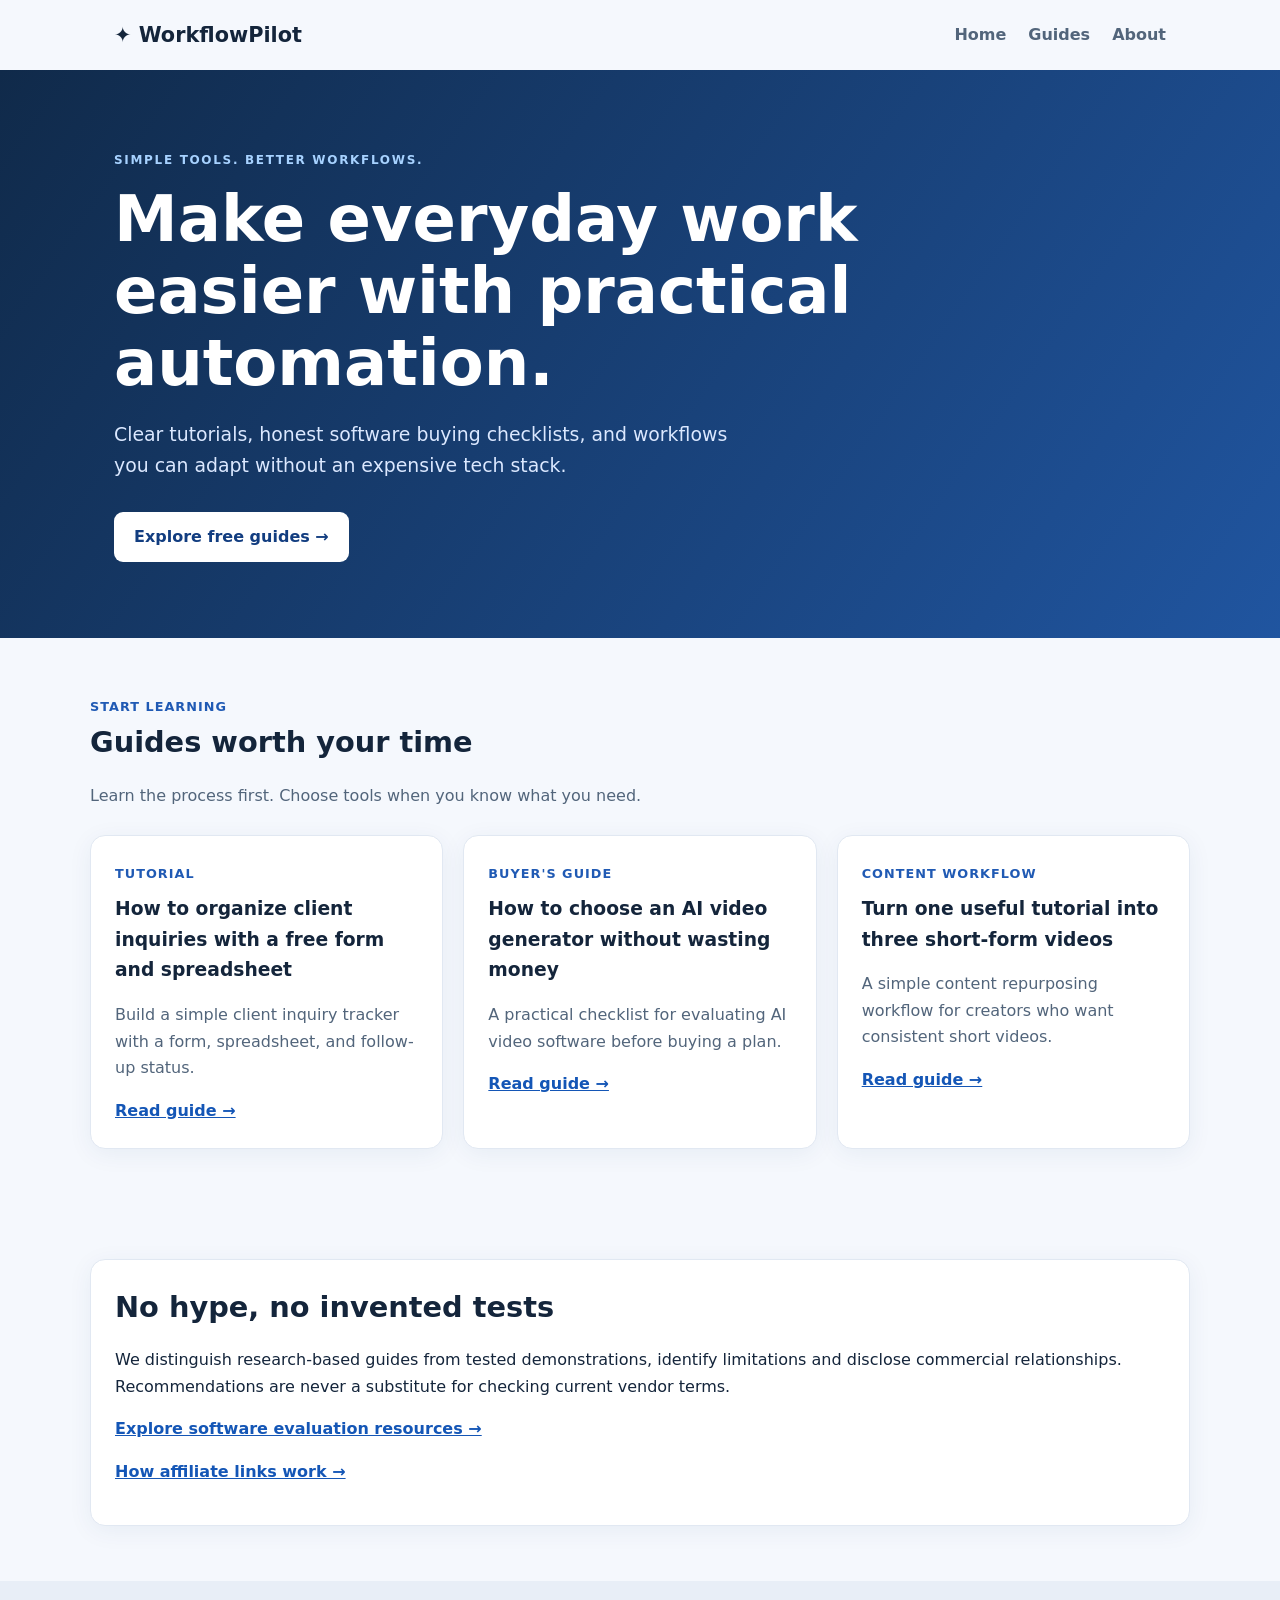
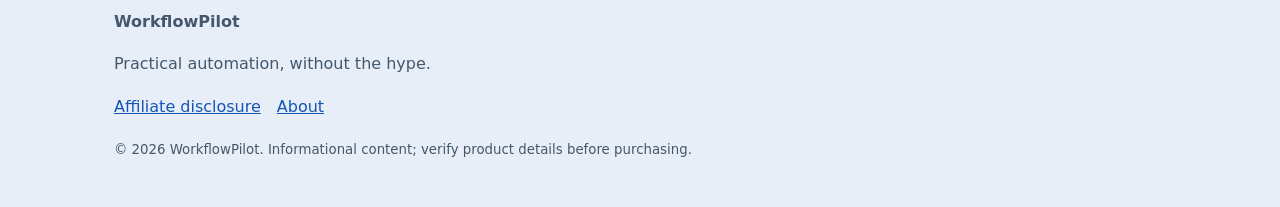
<file: index.html>
<!doctype html><html lang="en"><head><meta name='impact-site-verification' value='e9f0716e-410c-4e5e-8a53-a1760ec32e21'><meta charset="utf-8"><meta name="viewport" content="width=device-width,initial-scale=1"><meta name="description" content="Actionable AI tools and automation guides for creators, freelancers and small businesses."><meta name="robots" content="index,follow"><link rel="canonical" href="https://andytheo.github.io/workflowpilot/"><link rel="stylesheet" href="styles.css"><title>Home | WorkflowPilot</title></head><body><a class="skip" href="#main">Skip to content</a><div class="wrap"><nav class="nav" aria-label="Main navigation"><a class="brand" href="./">✦ WorkflowPilot</a><div class="navlinks"><a href="./">Home</a><a href="guides/">Guides</a><a href="about/">About</a></div></nav></div><main id="main"><section class="hero"><div class="wrap"><span class="eyebrow">Simple tools. Better workflows.</span><h1>Make everyday work easier with practical automation.</h1><p>Clear tutorials, honest software buying checklists, and workflows you can adapt without an expensive tech stack.</p><a class="btn" href="guides/">Explore free guides →</a></div></section><section class="section wrap"><span class="tag">Start learning</span><h2>Guides worth your time</h2><p class="muted">Learn the process first. Choose tools when you know what you need.</p><div class="grid"><article class="card"><span class="tag">Tutorial</span><h3>How to organize client inquiries with a free form and spreadsheet</h3><p class="muted">Build a simple client inquiry tracker with a form, spreadsheet, and follow-up status.</p><a href="guides/automate-client-inquiries/">Read guide →</a></article><article class="card"><span class="tag">Buyer's guide</span><h3>How to choose an AI video generator without wasting money</h3><p class="muted">A practical checklist for evaluating AI video software before buying a plan.</p><a href="guides/choose-ai-video-generator/">Read guide →</a></article><article class="card"><span class="tag">Content workflow</span><h3>Turn one useful tutorial into three short-form videos</h3><p class="muted">A simple content repurposing workflow for creators who want consistent short videos.</p><a href="guides/repurpose-tutorial-into-shorts/">Read guide →</a></article></div></section><section class="section wrap"><div class="card"><h2>No hype, no invented tests</h2><p>We distinguish research-based guides from tested demonstrations, identify limitations and disclose commercial relationships. Recommendations are never a substitute for checking current vendor terms.</p><a href="monetization/">Explore software evaluation resources →</a><p><a href="disclosure/">How affiliate links work →</a></p></div></section></main><footer class="footer"><div class="wrap"><strong>WorkflowPilot</strong><p>Practical automation, without the hype.</p><a href="https://andytheo.github.io/workflowpilot/disclosure/">Affiliate disclosure</a><a href="https://andytheo.github.io/workflowpilot/about/">About</a><p><small>© 2026 WorkflowPilot. Informational content; verify product details before purchasing.</small></p></div></footer></body></html>
</file>
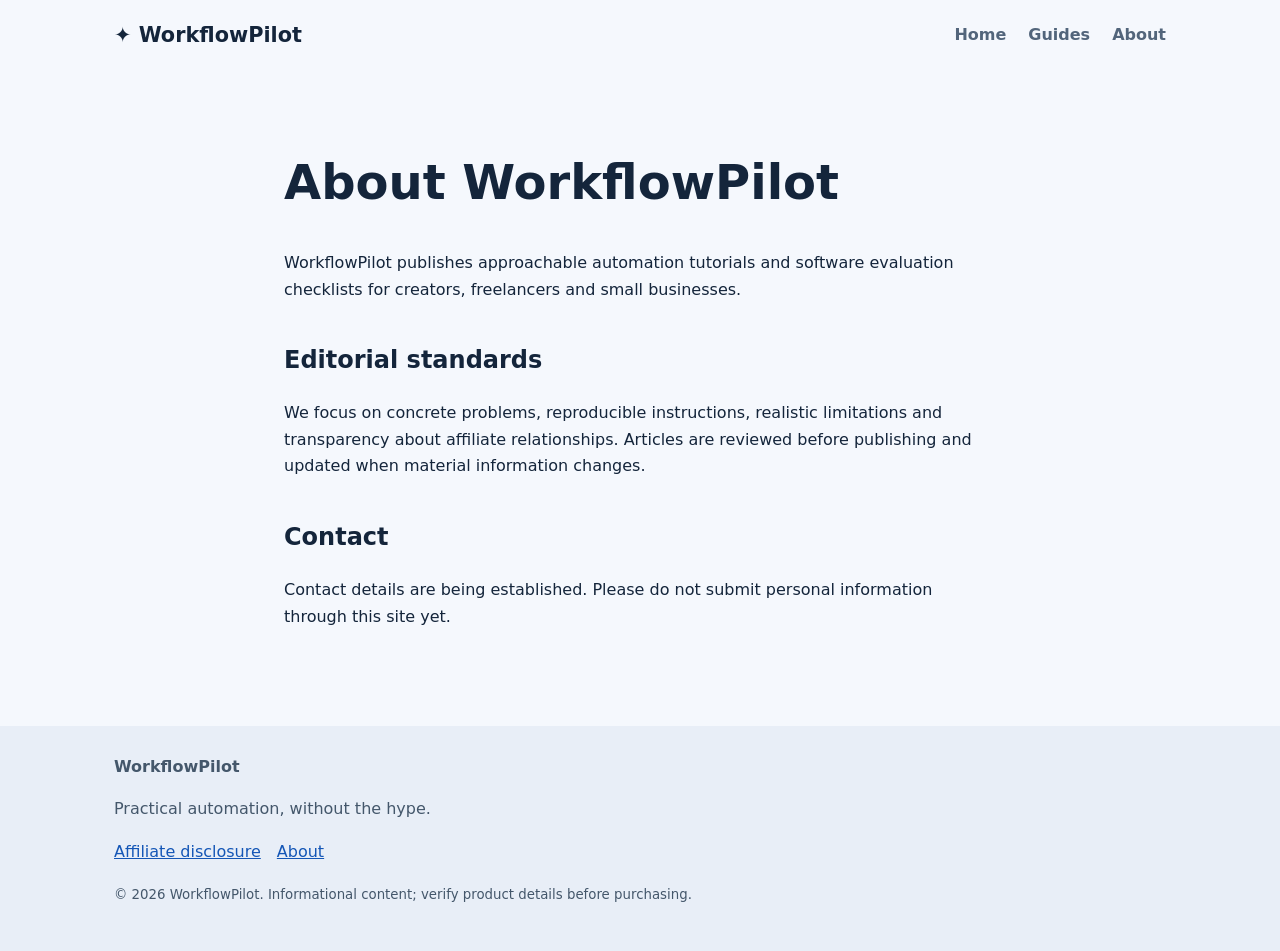
<file: about/index.html>
<!doctype html><html lang="en"><head><meta charset="utf-8"><meta name="viewport" content="width=device-width,initial-scale=1"><meta name="description" content="About WorkflowPilot and its editorial standards."><meta name="robots" content="index,follow"><link rel="canonical" href="https://andytheo.github.io/workflowpilot/about/"><link rel="stylesheet" href="../styles.css"><title>About | WorkflowPilot</title></head><body><a class="skip" href="#main">Skip to content</a><div class="wrap"><nav class="nav" aria-label="Main navigation"><a class="brand" href="../">✦ WorkflowPilot</a><div class="navlinks"><a href="../">Home</a><a href="../guides/">Guides</a><a href="../about/">About</a></div></nav></div><main id="main"><article class="prose"><h1>About WorkflowPilot</h1><p>WorkflowPilot publishes approachable automation tutorials and software evaluation checklists for creators, freelancers and small businesses.</p><h2>Editorial standards</h2><p>We focus on concrete problems, reproducible instructions, realistic limitations and transparency about affiliate relationships. Articles are reviewed before publishing and updated when material information changes.</p><h2>Contact</h2><p>Contact details are being established. Please do not submit personal information through this site yet.</p></article></main><footer class="footer"><div class="wrap"><strong>WorkflowPilot</strong><p>Practical automation, without the hype.</p><a href="https://andytheo.github.io/workflowpilot/disclosure/">Affiliate disclosure</a><a href="https://andytheo.github.io/workflowpilot/about/">About</a><p><small>© 2026 WorkflowPilot. Informational content; verify product details before purchasing.</small></p></div></footer></body></html>
</file>
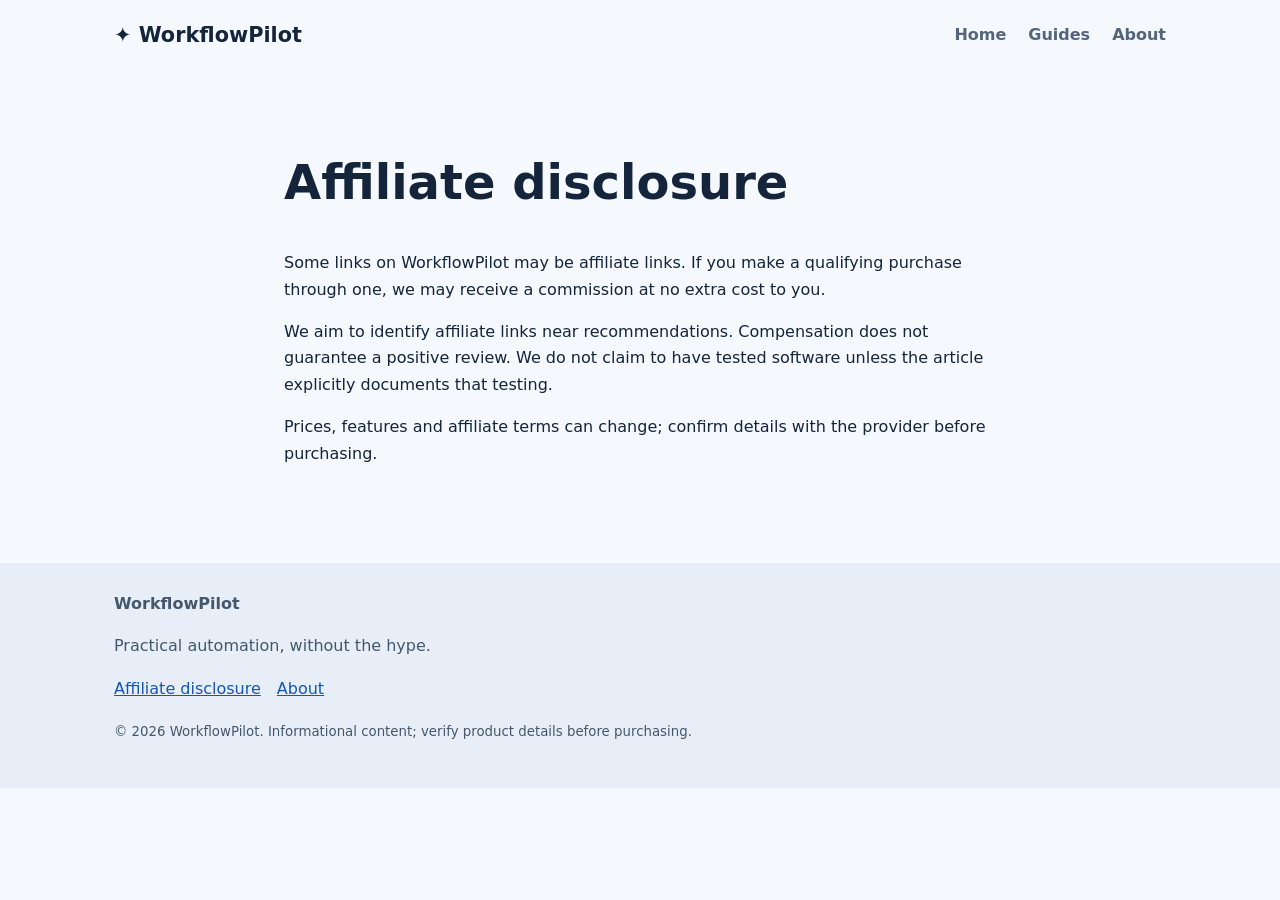
<file: disclosure/index.html>
<!doctype html><html lang="en"><head><meta charset="utf-8"><meta name="viewport" content="width=device-width,initial-scale=1"><meta name="description" content="Learn how WorkflowPilot handles affiliate links and recommendations."><meta name="robots" content="index,follow"><link rel="canonical" href="https://andytheo.github.io/workflowpilot/disclosure/"><link rel="stylesheet" href="../styles.css"><title>Disclosure | WorkflowPilot</title></head><body><a class="skip" href="#main">Skip to content</a><div class="wrap"><nav class="nav" aria-label="Main navigation"><a class="brand" href="../">✦ WorkflowPilot</a><div class="navlinks"><a href="../">Home</a><a href="../guides/">Guides</a><a href="../about/">About</a></div></nav></div><main id="main"><article class="prose"><h1>Affiliate disclosure</h1><p>Some links on WorkflowPilot may be affiliate links. If you make a qualifying purchase through one, we may receive a commission at no extra cost to you.</p><p>We aim to identify affiliate links near recommendations. Compensation does not guarantee a positive review. We do not claim to have tested software unless the article explicitly documents that testing.</p><p>Prices, features and affiliate terms can change; confirm details with the provider before purchasing.</p></article></main><footer class="footer"><div class="wrap"><strong>WorkflowPilot</strong><p>Practical automation, without the hype.</p><a href="https://andytheo.github.io/workflowpilot/disclosure/">Affiliate disclosure</a><a href="https://andytheo.github.io/workflowpilot/about/">About</a><p><small>© 2026 WorkflowPilot. Informational content; verify product details before purchasing.</small></p></div></footer></body></html>
</file>
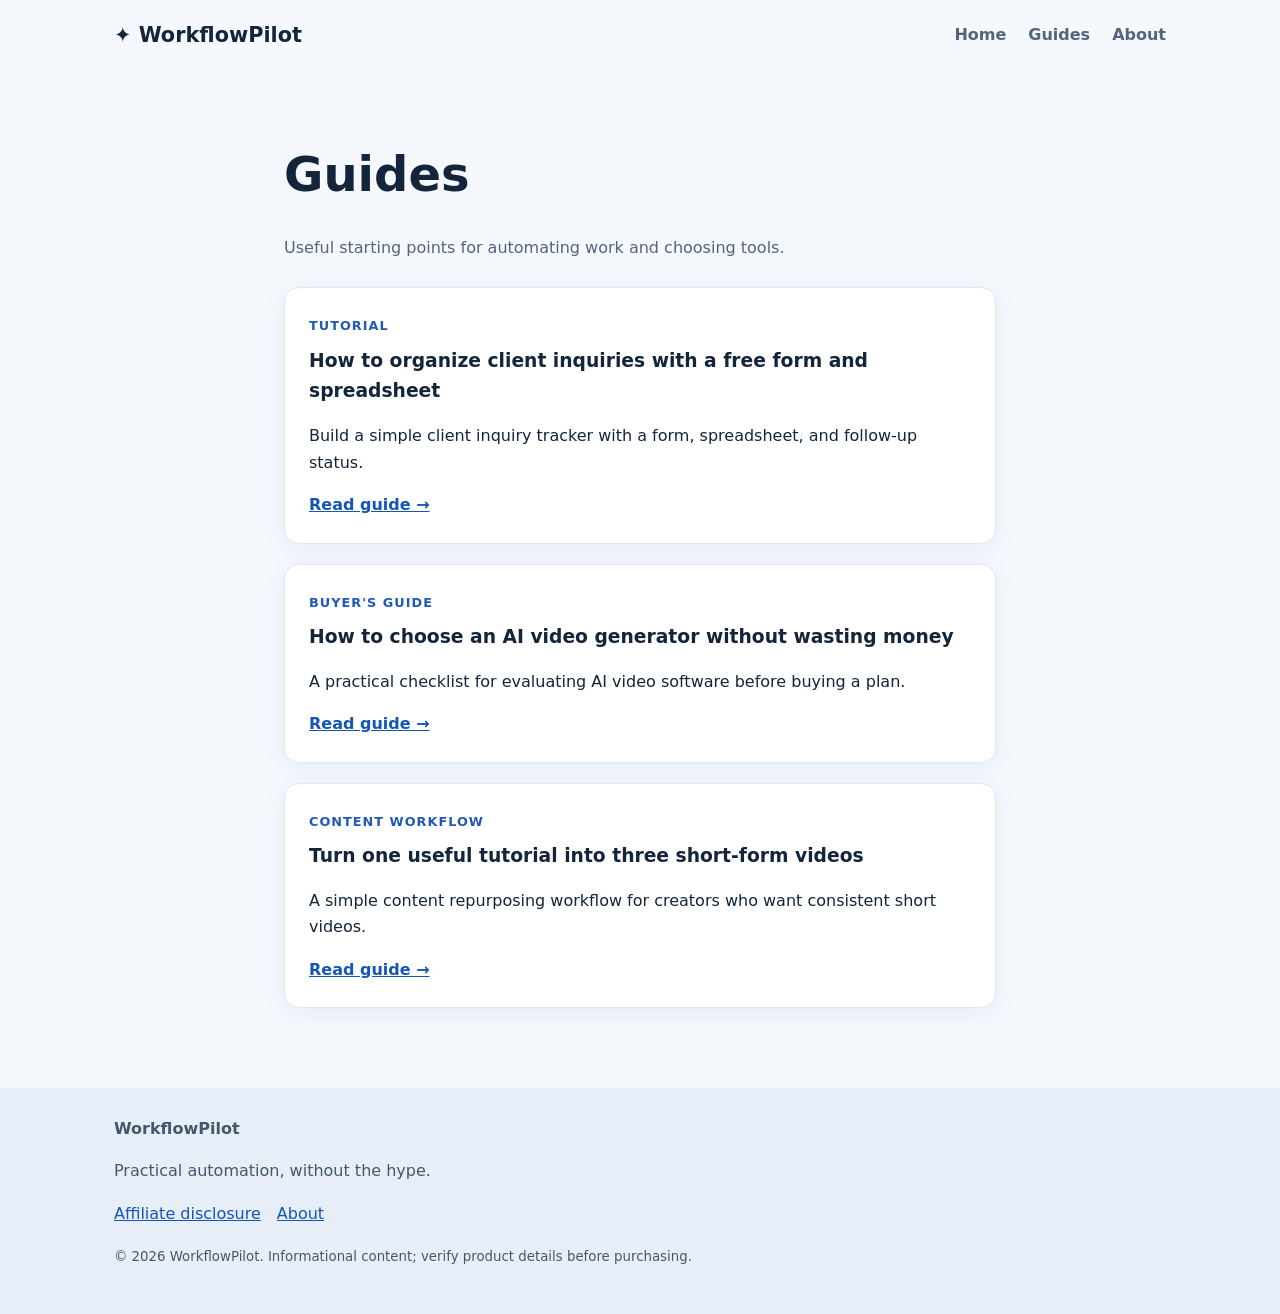
<file: guides/index.html>
<!doctype html><html lang="en"><head><meta charset="utf-8"><meta name="viewport" content="width=device-width,initial-scale=1"><meta name="description" content="Browse practical automation tutorials and software evaluation guides."><meta name="robots" content="index,follow"><link rel="canonical" href="https://andytheo.github.io/workflowpilot/guides/"><link rel="stylesheet" href="../styles.css"><title>Guides | WorkflowPilot</title></head><body><a class="skip" href="#main">Skip to content</a><div class="wrap"><nav class="nav" aria-label="Main navigation"><a class="brand" href="../">✦ WorkflowPilot</a><div class="navlinks"><a href="../">Home</a><a href="./">Guides</a><a href="../about/">About</a></div></nav></div><main id="main"><div class="prose"><h1>Guides</h1><p class="muted">Useful starting points for automating work and choosing tools.</p><div class="grid" style="grid-template-columns:1fr"><article class="card"><span class="tag">Tutorial</span><h3>How to organize client inquiries with a free form and spreadsheet</h3><p>Build a simple client inquiry tracker with a form, spreadsheet, and follow-up status.</p><a href="automate-client-inquiries/">Read guide →</a></article><article class="card"><span class="tag">Buyer's guide</span><h3>How to choose an AI video generator without wasting money</h3><p>A practical checklist for evaluating AI video software before buying a plan.</p><a href="choose-ai-video-generator/">Read guide →</a></article><article class="card"><span class="tag">Content workflow</span><h3>Turn one useful tutorial into three short-form videos</h3><p>A simple content repurposing workflow for creators who want consistent short videos.</p><a href="repurpose-tutorial-into-shorts/">Read guide →</a></article></div></div></main><footer class="footer"><div class="wrap"><strong>WorkflowPilot</strong><p>Practical automation, without the hype.</p><a href="https://andytheo.github.io/workflowpilot/disclosure/">Affiliate disclosure</a><a href="https://andytheo.github.io/workflowpilot/about/">About</a><p><small>© 2026 WorkflowPilot. Informational content; verify product details before purchasing.</small></p></div></footer></body></html>
</file>
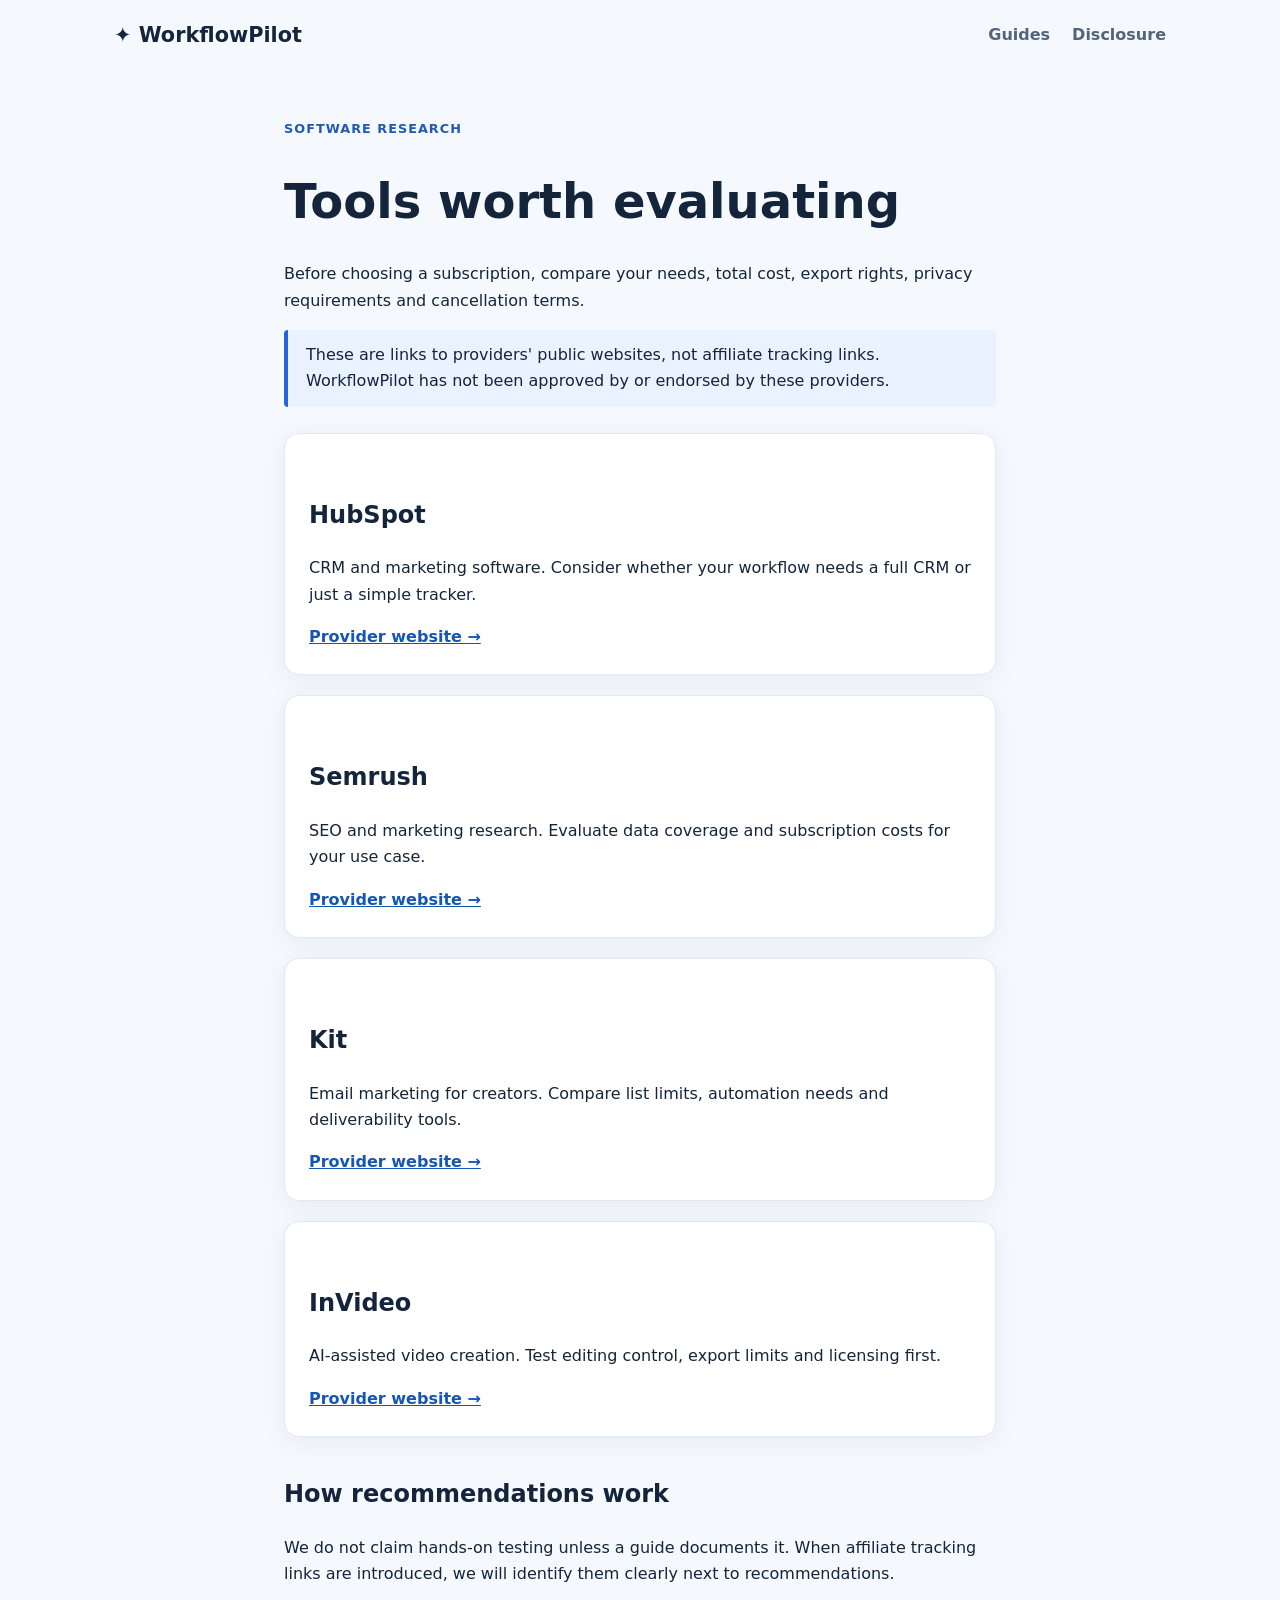
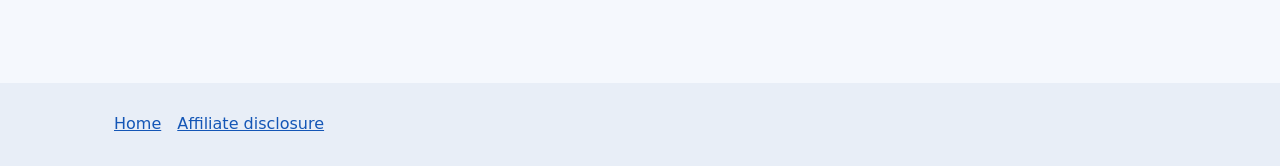
<file: monetization/index.html>
<!doctype html><html lang="en"><head><meta charset="utf-8"><meta name="viewport" content="width=device-width,initial-scale=1"><meta name="description" content="How WorkflowPilot evaluates software and discloses affiliate relationships."><link rel="stylesheet" href="../styles.css"><title>Tools & Recommendations | WorkflowPilot</title></head><body><div class="wrap"><nav class="nav"><a class="brand" href="../">✦ WorkflowPilot</a><div class="navlinks"><a href="../guides/">Guides</a><a href="../disclosure/">Disclosure</a></div></nav></div><main class="prose"><span class="tag">Software research</span><h1>Tools worth evaluating</h1><p>Before choosing a subscription, compare your needs, total cost, export rights, privacy requirements and cancellation terms.</p><p class="note">These are links to providers' public websites, not affiliate tracking links. WorkflowPilot has not been approved by or endorsed by these providers.</p><div class="grid" style="grid-template-columns:1fr"><article class="card"><h2>HubSpot</h2><p>CRM and marketing software. Consider whether your workflow needs a full CRM or just a simple tracker.</p><a href="https://www.hubspot.com/" rel="noopener noreferrer">Provider website →</a></article><article class="card"><h2>Semrush</h2><p>SEO and marketing research. Evaluate data coverage and subscription costs for your use case.</p><a href="https://www.semrush.com/" rel="noopener noreferrer">Provider website →</a></article><article class="card"><h2>Kit</h2><p>Email marketing for creators. Compare list limits, automation needs and deliverability tools.</p><a href="https://kit.com/" rel="noopener noreferrer">Provider website →</a></article><article class="card"><h2>InVideo</h2><p>AI-assisted video creation. Test editing control, export limits and licensing first.</p><a href="https://invideo.io/" rel="noopener noreferrer">Provider website →</a></article></div><h2>How recommendations work</h2><p>We do not claim hands-on testing unless a guide documents it. When affiliate tracking links are introduced, we will identify them clearly next to recommendations.</p></main><footer class="footer"><div class="wrap"><a href="../">Home</a><a href="../disclosure/">Affiliate disclosure</a></div></footer></body></html>
</file>
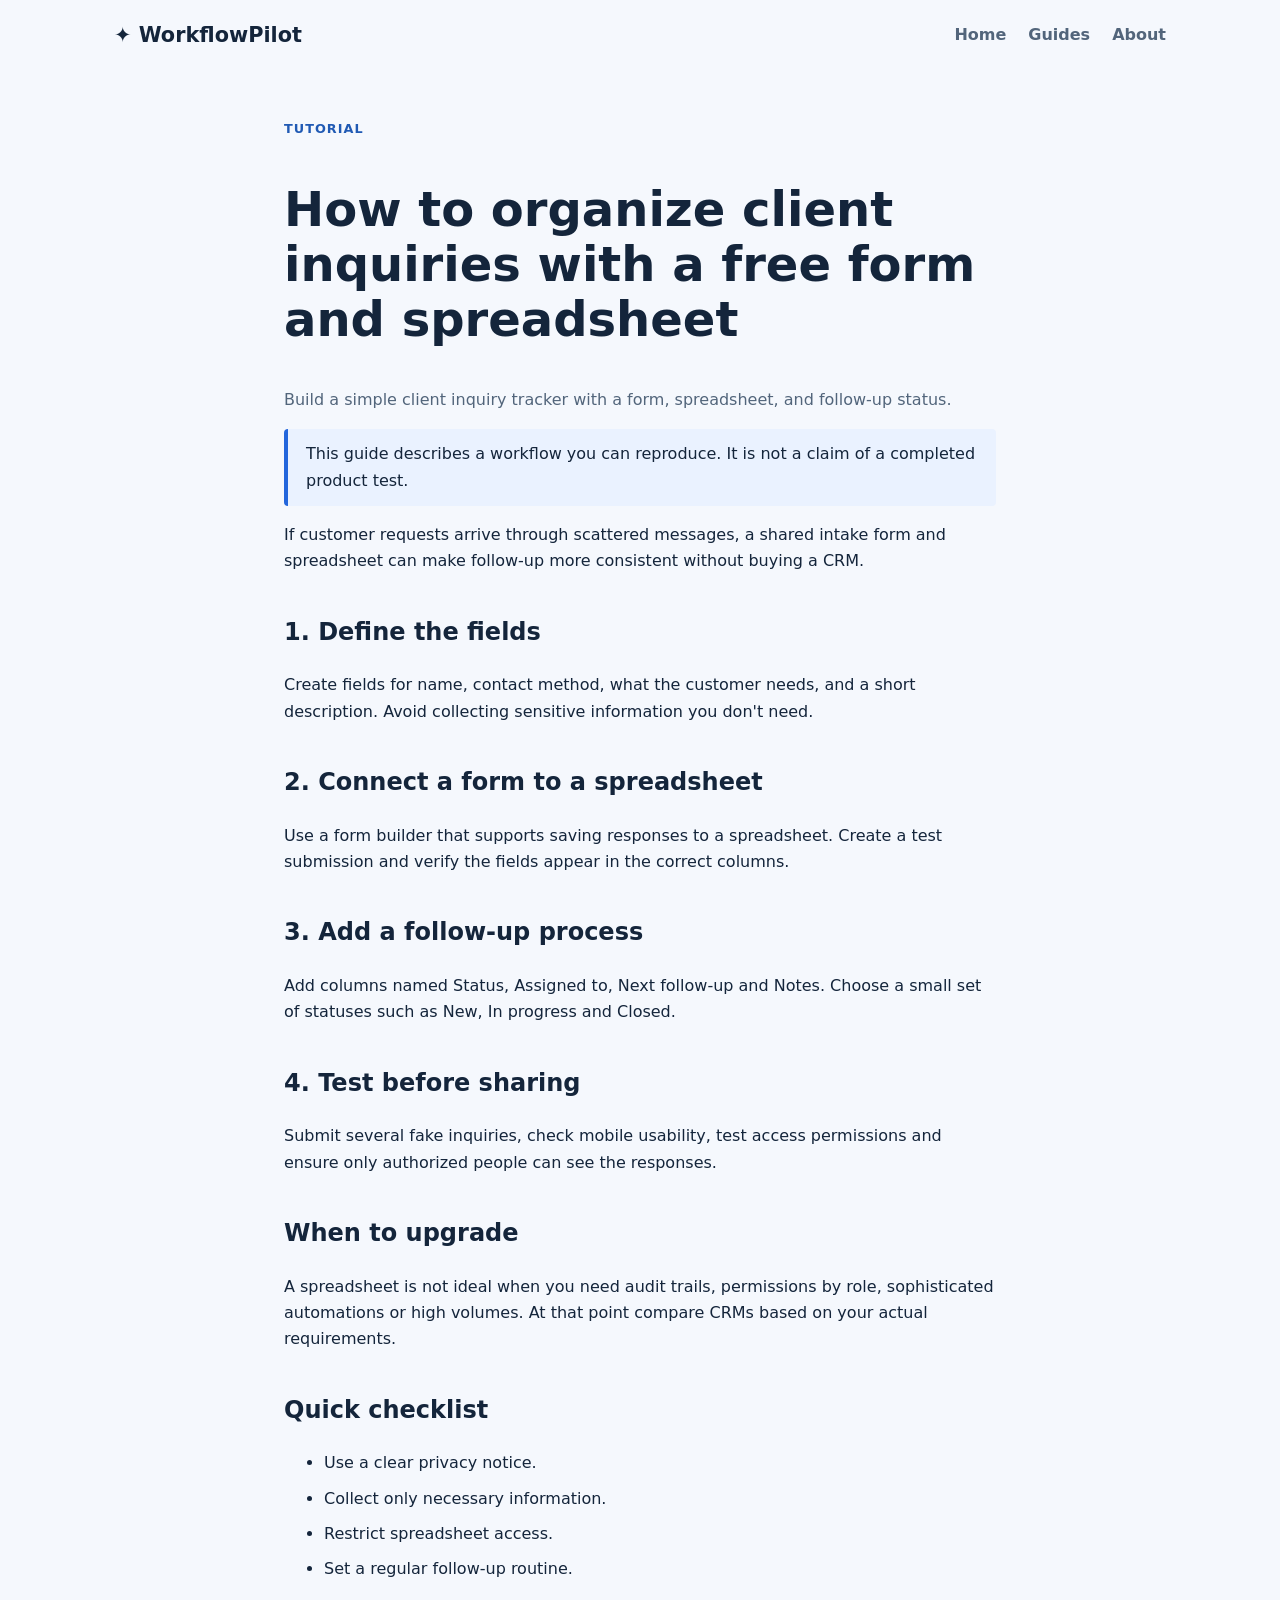
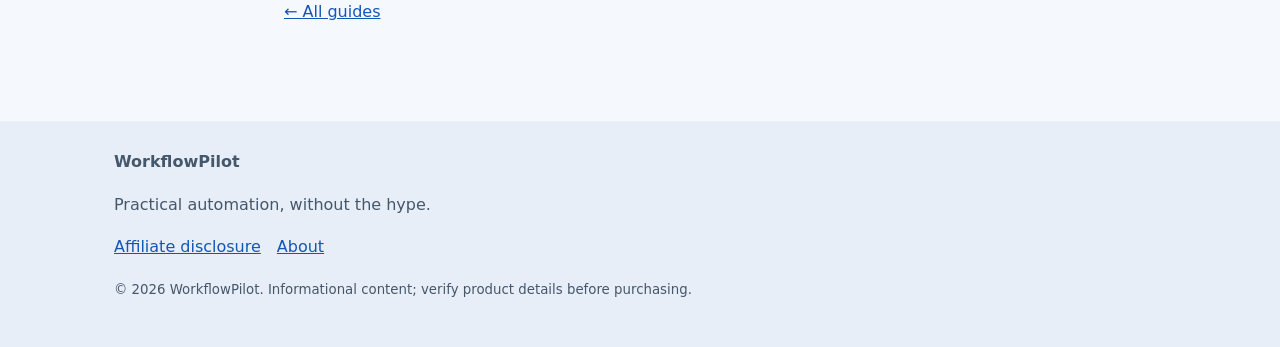
<file: guides/automate-client-inquiries/index.html>
<!doctype html><html lang="en"><head><meta charset="utf-8"><meta name="viewport" content="width=device-width,initial-scale=1"><meta name="description" content="Build a simple client inquiry tracker with a form, spreadsheet, and follow-up status."><meta name="robots" content="index,follow"><link rel="canonical" href="https://andytheo.github.io/workflowpilot/guides/automate-client-inquiries/"><link rel="stylesheet" href="../../styles.css"><title>automate-client-inquiries | WorkflowPilot</title></head><body><a class="skip" href="#main">Skip to content</a><div class="wrap"><nav class="nav" aria-label="Main navigation"><a class="brand" href="../../">✦ WorkflowPilot</a><div class="navlinks"><a href="../../">Home</a><a href="../">Guides</a><a href="../../about/">About</a></div></nav></div><main id="main"><article class="prose"><span class="tag">Tutorial</span><h1>How to organize client inquiries with a free form and spreadsheet</h1><p class="muted">Build a simple client inquiry tracker with a form, spreadsheet, and follow-up status.</p><p class="note">This guide describes a workflow you can reproduce. It is not a claim of a completed product test.</p><p>If customer requests arrive through scattered messages, a shared intake form and spreadsheet can make follow-up more consistent without buying a CRM.</p><h2>1. Define the fields</h2><p>Create fields for name, contact method, what the customer needs, and a short description. Avoid collecting sensitive information you don't need.</p><h2>2. Connect a form to a spreadsheet</h2><p>Use a form builder that supports saving responses to a spreadsheet. Create a test submission and verify the fields appear in the correct columns.</p><h2>3. Add a follow-up process</h2><p>Add columns named Status, Assigned to, Next follow-up and Notes. Choose a small set of statuses such as New, In progress and Closed.</p><h2>4. Test before sharing</h2><p>Submit several fake inquiries, check mobile usability, test access permissions and ensure only authorized people can see the responses.</p><h2>When to upgrade</h2><p>A spreadsheet is not ideal when you need audit trails, permissions by role, sophisticated automations or high volumes. At that point compare CRMs based on your actual requirements.</p><h2>Quick checklist</h2><ul><li>Use a clear privacy notice.</li><li>Collect only necessary information.</li><li>Restrict spreadsheet access.</li><li>Set a regular follow-up routine.</li></ul><p><a href="../">← All guides</a></p></article></main><footer class="footer"><div class="wrap"><strong>WorkflowPilot</strong><p>Practical automation, without the hype.</p><a href="https://andytheo.github.io/workflowpilot/disclosure/">Affiliate disclosure</a><a href="https://andytheo.github.io/workflowpilot/about/">About</a><p><small>© 2026 WorkflowPilot. Informational content; verify product details before purchasing.</small></p></div></footer></body></html>
</file>
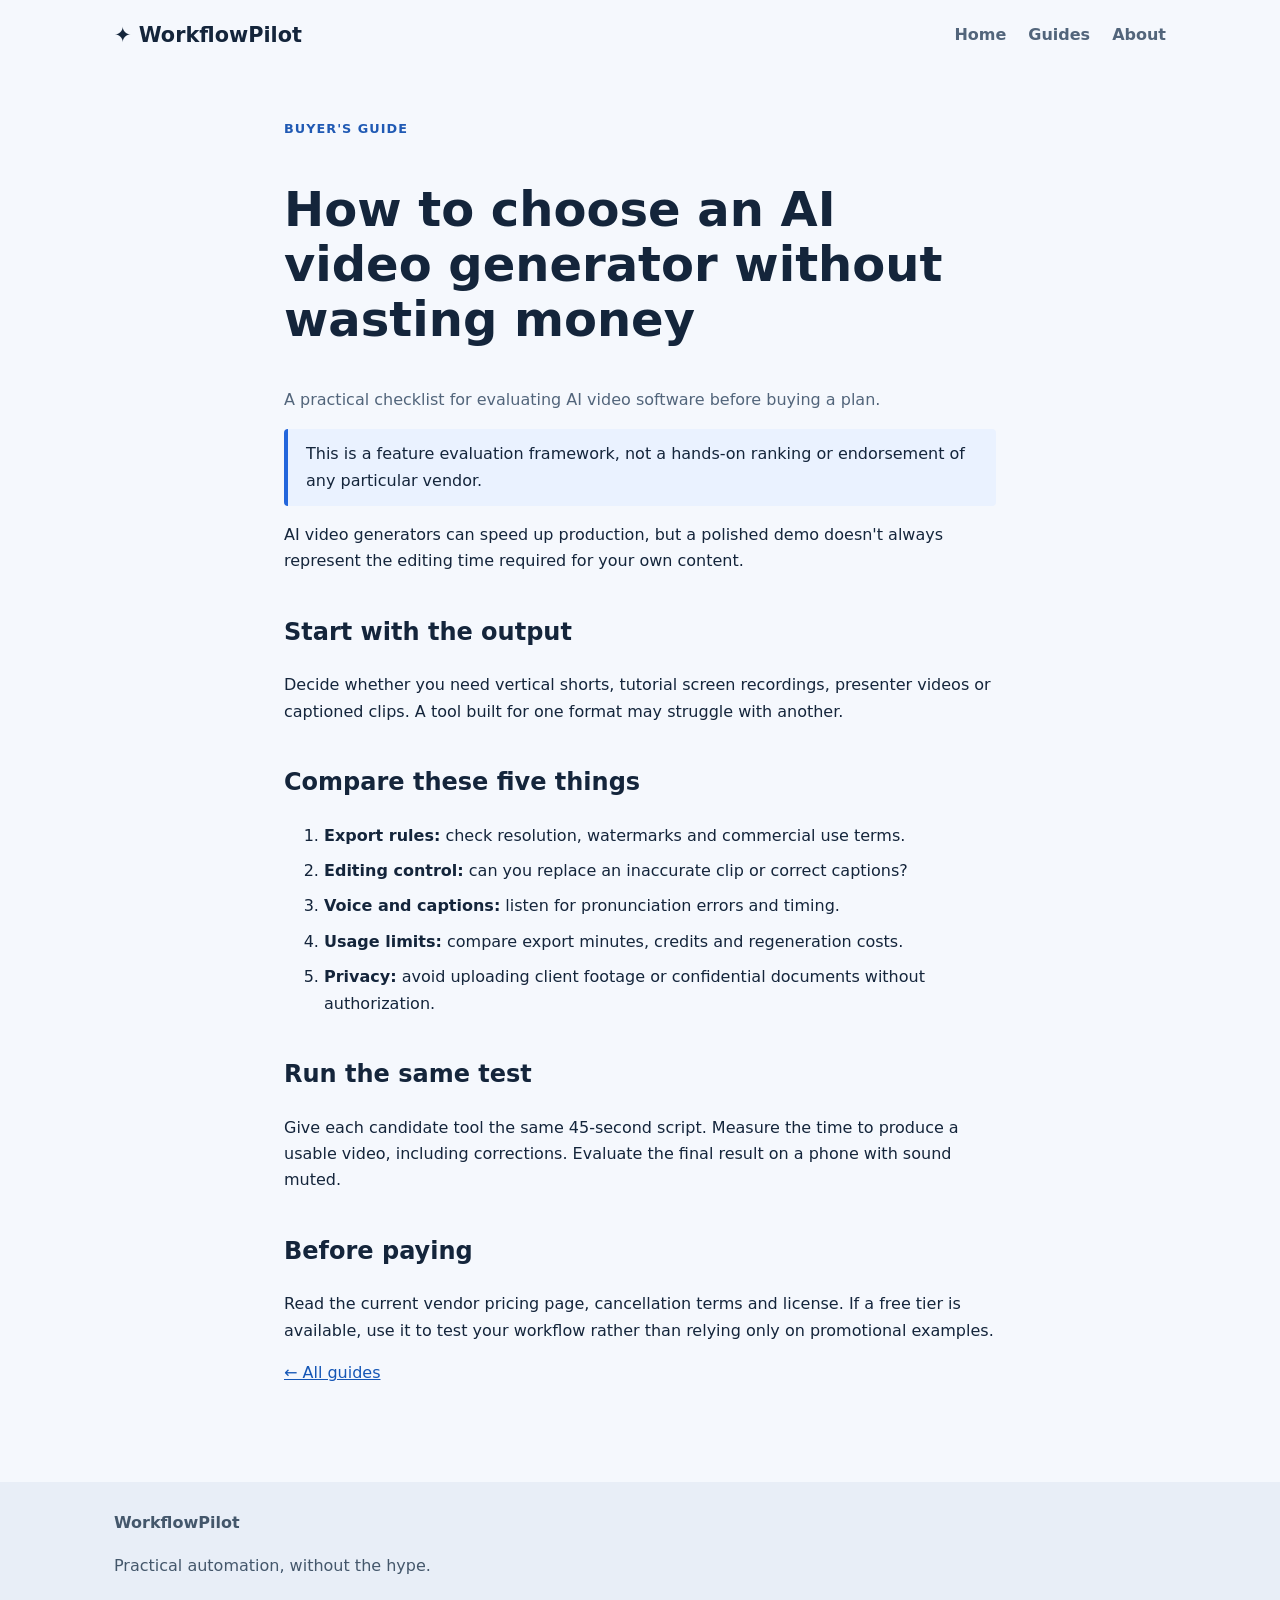
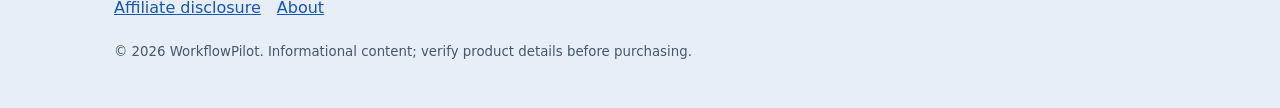
<file: guides/choose-ai-video-generator/index.html>
<!doctype html><html lang="en"><head><meta charset="utf-8"><meta name="viewport" content="width=device-width,initial-scale=1"><meta name="description" content="A practical checklist for evaluating AI video software before buying a plan."><meta name="robots" content="index,follow"><link rel="canonical" href="https://andytheo.github.io/workflowpilot/guides/choose-ai-video-generator/"><link rel="stylesheet" href="../../styles.css"><title>choose-ai-video-generator | WorkflowPilot</title></head><body><a class="skip" href="#main">Skip to content</a><div class="wrap"><nav class="nav" aria-label="Main navigation"><a class="brand" href="../../">✦ WorkflowPilot</a><div class="navlinks"><a href="../../">Home</a><a href="../">Guides</a><a href="../../about/">About</a></div></nav></div><main id="main"><article class="prose"><span class="tag">Buyer's guide</span><h1>How to choose an AI video generator without wasting money</h1><p class="muted">A practical checklist for evaluating AI video software before buying a plan.</p><p class="note">This is a feature evaluation framework, not a hands-on ranking or endorsement of any particular vendor.</p><p>AI video generators can speed up production, but a polished demo doesn't always represent the editing time required for your own content.</p><h2>Start with the output</h2><p>Decide whether you need vertical shorts, tutorial screen recordings, presenter videos or captioned clips. A tool built for one format may struggle with another.</p><h2>Compare these five things</h2><ol><li><strong>Export rules:</strong> check resolution, watermarks and commercial use terms.</li><li><strong>Editing control:</strong> can you replace an inaccurate clip or correct captions?</li><li><strong>Voice and captions:</strong> listen for pronunciation errors and timing.</li><li><strong>Usage limits:</strong> compare export minutes, credits and regeneration costs.</li><li><strong>Privacy:</strong> avoid uploading client footage or confidential documents without authorization.</li></ol><h2>Run the same test</h2><p>Give each candidate tool the same 45-second script. Measure the time to produce a usable video, including corrections. Evaluate the final result on a phone with sound muted.</p><h2>Before paying</h2><p>Read the current vendor pricing page, cancellation terms and license. If a free tier is available, use it to test your workflow rather than relying only on promotional examples.</p><p><a href="../">← All guides</a></p></article></main><footer class="footer"><div class="wrap"><strong>WorkflowPilot</strong><p>Practical automation, without the hype.</p><a href="https://andytheo.github.io/workflowpilot/disclosure/">Affiliate disclosure</a><a href="https://andytheo.github.io/workflowpilot/about/">About</a><p><small>© 2026 WorkflowPilot. Informational content; verify product details before purchasing.</small></p></div></footer></body></html>
</file>
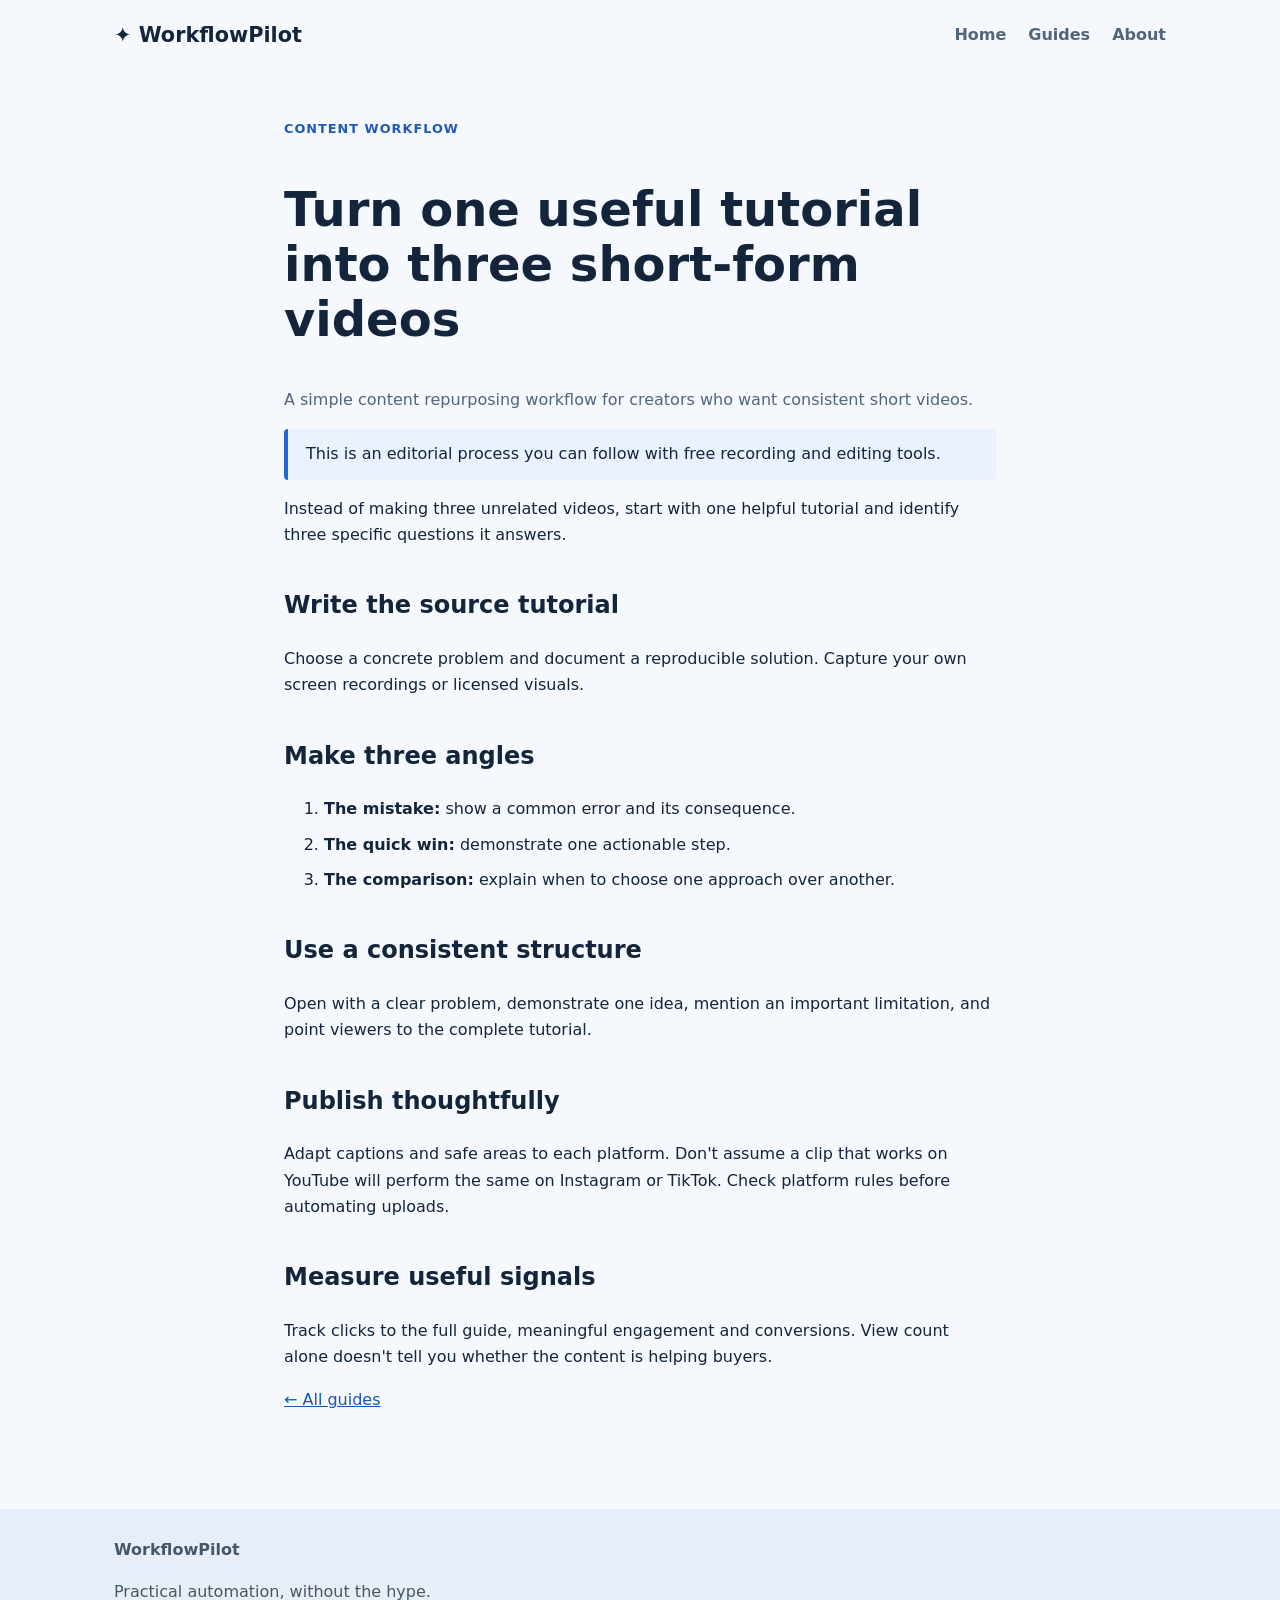
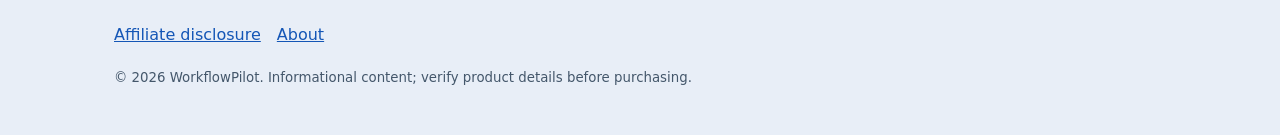
<file: guides/repurpose-tutorial-into-shorts/index.html>
<!doctype html><html lang="en"><head><meta charset="utf-8"><meta name="viewport" content="width=device-width,initial-scale=1"><meta name="description" content="A simple content repurposing workflow for creators who want consistent short videos."><meta name="robots" content="index,follow"><link rel="canonical" href="https://andytheo.github.io/workflowpilot/guides/repurpose-tutorial-into-shorts/"><link rel="stylesheet" href="../../styles.css"><title>repurpose-tutorial-into-shorts | WorkflowPilot</title></head><body><a class="skip" href="#main">Skip to content</a><div class="wrap"><nav class="nav" aria-label="Main navigation"><a class="brand" href="../../">✦ WorkflowPilot</a><div class="navlinks"><a href="../../">Home</a><a href="../">Guides</a><a href="../../about/">About</a></div></nav></div><main id="main"><article class="prose"><span class="tag">Content workflow</span><h1>Turn one useful tutorial into three short-form videos</h1><p class="muted">A simple content repurposing workflow for creators who want consistent short videos.</p><p class="note">This is an editorial process you can follow with free recording and editing tools.</p><p>Instead of making three unrelated videos, start with one helpful tutorial and identify three specific questions it answers.</p><h2>Write the source tutorial</h2><p>Choose a concrete problem and document a reproducible solution. Capture your own screen recordings or licensed visuals.</p><h2>Make three angles</h2><ol><li><strong>The mistake:</strong> show a common error and its consequence.</li><li><strong>The quick win:</strong> demonstrate one actionable step.</li><li><strong>The comparison:</strong> explain when to choose one approach over another.</li></ol><h2>Use a consistent structure</h2><p>Open with a clear problem, demonstrate one idea, mention an important limitation, and point viewers to the complete tutorial.</p><h2>Publish thoughtfully</h2><p>Adapt captions and safe areas to each platform. Don't assume a clip that works on YouTube will perform the same on Instagram or TikTok. Check platform rules before automating uploads.</p><h2>Measure useful signals</h2><p>Track clicks to the full guide, meaningful engagement and conversions. View count alone doesn't tell you whether the content is helping buyers.</p><p><a href="../">← All guides</a></p></article></main><footer class="footer"><div class="wrap"><strong>WorkflowPilot</strong><p>Practical automation, without the hype.</p><a href="https://andytheo.github.io/workflowpilot/disclosure/">Affiliate disclosure</a><a href="https://andytheo.github.io/workflowpilot/about/">About</a><p><small>© 2026 WorkflowPilot. Informational content; verify product details before purchasing.</small></p></div></footer></body></html>
</file>
<file: styles.css>
:root{color-scheme:light;--ink:#14253b;--muted:#52657b;--accent:#2366dc;--bg:#f5f8fd;--line:#e1e8f2}*{box-sizing:border-box}body{margin:0;font-family:system-ui,-apple-system,Segoe UI,sans-serif;color:var(--ink);background:var(--bg);line-height:1.65}a{color:#1456b6}a:hover{text-decoration:underline}.wrap{max-width:1100px;margin:auto;padding:0 24px}.nav{display:flex;align-items:center;justify-content:space-between;gap:20px;flex-wrap:wrap;padding:18px 0}.nav a{text-decoration:none}.brand{font-size:1.3rem;font-weight:800;color:var(--ink)}.navlinks{display:flex;gap:22px;flex-wrap:wrap}.navlinks a{color:var(--muted);font-weight:600}.hero{background:linear-gradient(125deg,#102a4a,#2055a0);color:white;padding:76px 0}.hero h1{font-size:clamp(2.2rem,5vw,4rem);line-height:1.13;max-width:800px;margin:10px 0}.hero p{max-width:650px;font-size:1.18rem;color:#dbe8ff}.eyebrow{text-transform:uppercase;letter-spacing:.14em;font-size:.75rem;font-weight:800;color:#a7d2ff}.btn{display:inline-block;background:#fff;color:#123d80;padding:12px 20px;border-radius:9px;font-weight:750;text-decoration:none;margin-top:12px}.section{padding:55px 0}.section h2{font-size:1.8rem;margin:0 0 12px}.muted{color:var(--muted)}.grid{display:grid;grid-template-columns:repeat(3,minmax(0,1fr));gap:20px;margin-top:26px}.card{background:white;border:1px solid var(--line);border-radius:15px;padding:24px;box-shadow:0 5px 24px #163e7010}.card h3{margin:7px 0}.card a{font-weight:700}.tag{color:#205ab4;font-size:.8rem;font-weight:800;text-transform:uppercase;letter-spacing:.08em}.prose{max-width:760px;margin:0 auto;padding:45px 24px 80px}.prose h1{font-size:clamp(2rem,4vw,3rem);line-height:1.15}.prose h2{margin-top:38px}.prose li{margin-bottom:9px}.note{border-left:4px solid var(--accent);padding:12px 18px;background:#eaf2ff;border-radius:4px}.footer{background:#e8eef7;padding:28px 0;color:#44576b}.footer a{margin-right:16px}.skip{position:absolute;left:-9999px}.skip:focus{left:8px;top:8px;background:white;padding:8px}@media(max-width:750px){.grid{grid-template-columns:1fr}.hero{padding:55px 0}.navlinks{gap:12px}.section{padding:36px 0}}
</file>
